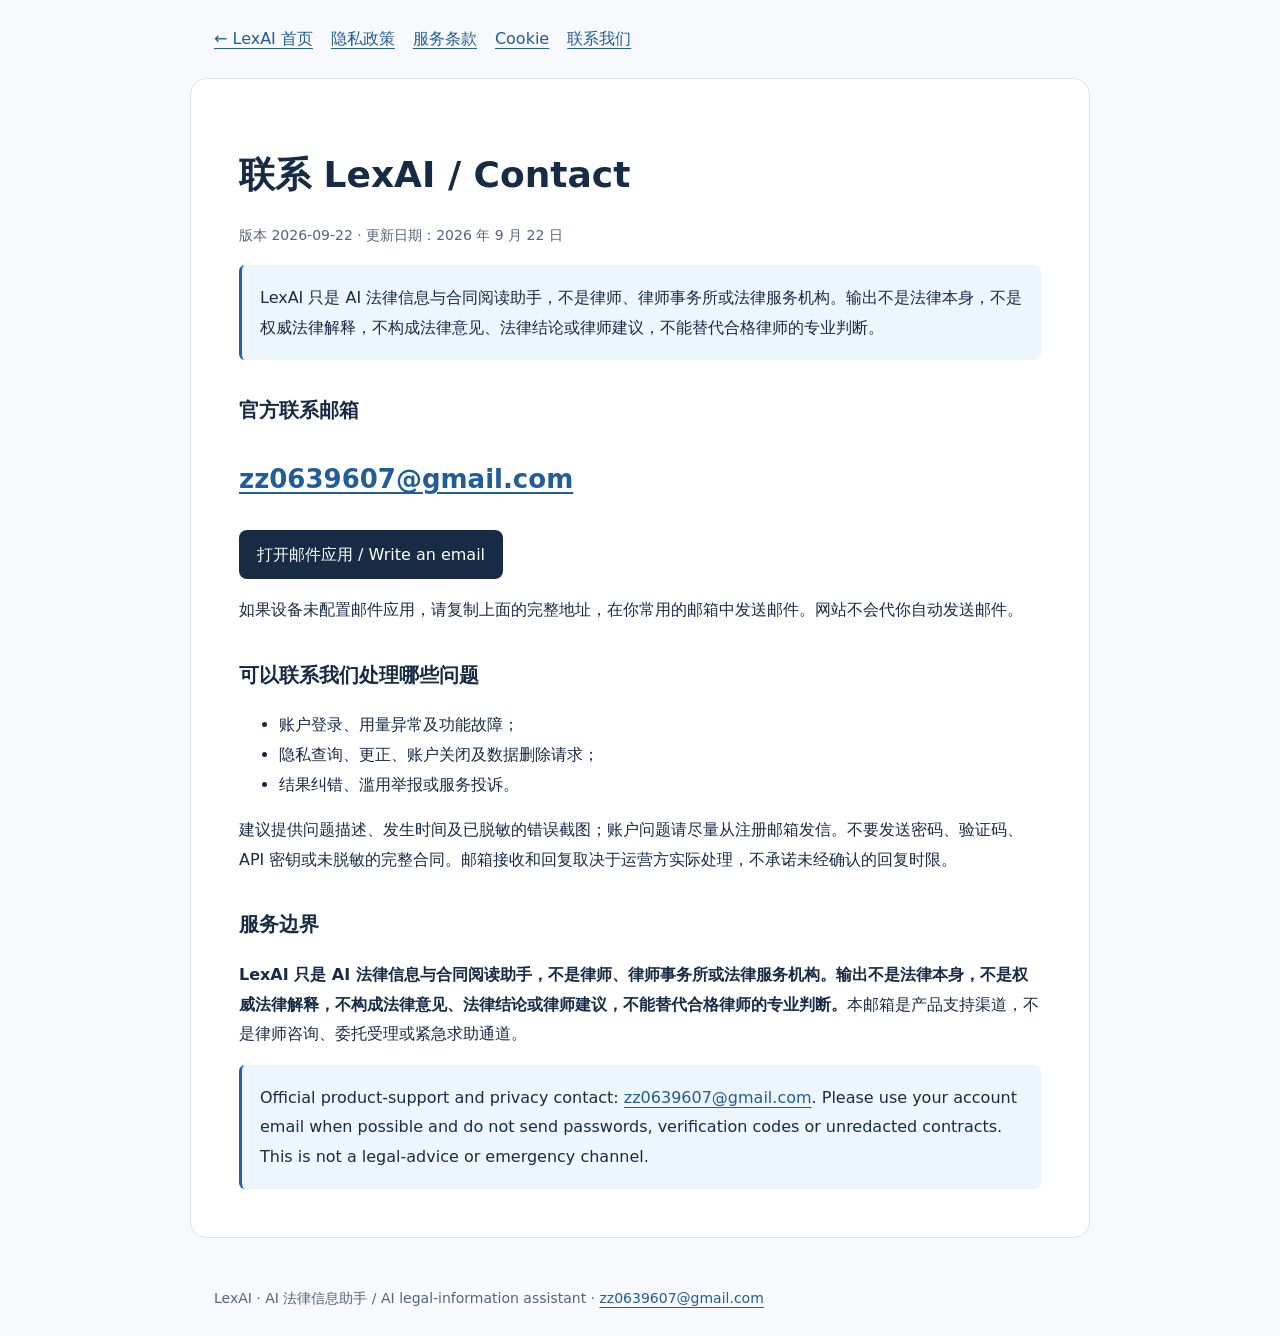
<file: frontend/contact.html>
<!doctype html><html lang="zh-CN"><head><meta charset="utf-8"><meta name="viewport" content="width=device-width,initial-scale=1"><meta name="referrer" content="no-referrer"><title>联系 LexAI / Contact — LexAI</title>
<style>*{box-sizing:border-box}body{margin:0;background:#f7f9fc;color:#172b45;font:16px/1.85 system-ui,"Microsoft YaHei",sans-serif}header,main,footer{max-width:900px;margin:auto;padding:24px}nav{display:flex;flex-wrap:wrap;gap:18px}a{color:#215d96;text-underline-offset:4px}main{background:white;border:1px solid #dce4ee;border-radius:16px;margin-bottom:24px;padding:clamp(22px,5vw,48px)}h1{font-size:clamp(25px,5vw,36px);line-height:1.35}h2{font-size:20px;margin-top:32px}p,li{overflow-wrap:anywhere}.notice,aside{padding:18px;background:#edf5ff;border-left:3px solid #2563a6;border-radius:6px}.meta,footer{color:#53657b;font-size:14px}.email{font-size:clamp(18px,4vw,26px);font-weight:600}.button{display:inline-block;background:#172b45;color:white;border-radius:8px;padding:10px 18px;text-decoration:none}:focus-visible{outline:3px solid #5795cd;outline-offset:4px}@media print{nav,.button{display:none}main{border:0;padding:0}}</style></head><body>
<header><nav aria-label="页面导航"><a href="/">← LexAI 首页</a><a href="privacy.html">隐私政策</a><a href="terms.html">服务条款</a><a href="cookies.html">Cookie</a><a href="contact.html">联系我们</a></nav></header>
<main><h1>联系 LexAI / Contact</h1><p class="meta">版本 2026-09-22 · 更新日期：2026 年 9 月 22 日</p><p class="notice">LexAI 只是 AI 法律信息与合同阅读助手，不是律师、律师事务所或法律服务机构。输出不是法律本身，不是权威法律解释，不构成法律意见、法律结论或律师建议，不能替代合格律师的专业判断。</p>
<h2>官方联系邮箱</h2><p class="email"><a href="mailto:zz0639607@gmail.com">zz0639607@gmail.com</a></p><p><a class="button" href="mailto:zz0639607@gmail.com?subject=LexAI%20Support">打开邮件应用 / Write an email</a></p><p>如果设备未配置邮件应用，请复制上面的完整地址，在你常用的邮箱中发送邮件。网站不会代你自动发送邮件。</p>
<h2>可以联系我们处理哪些问题</h2><ul><li>账户登录、用量异常及功能故障；</li><li>隐私查询、更正、账户关闭及数据删除请求；</li><li>结果纠错、滥用举报或服务投诉。</li></ul><p>建议提供问题描述、发生时间及已脱敏的错误截图；账户问题请尽量从注册邮箱发信。不要发送密码、验证码、API 密钥或未脱敏的完整合同。邮箱接收和回复取决于运营方实际处理，不承诺未经确认的回复时限。</p>
<h2>服务边界</h2><p><strong>LexAI 只是 AI 法律信息与合同阅读助手，不是律师、律师事务所或法律服务机构。输出不是法律本身，不是权威法律解释，不构成法律意见、法律结论或律师建议，不能替代合格律师的专业判断。</strong>本邮箱是产品支持渠道，不是律师咨询、委托受理或紧急求助通道。</p>
<aside lang="en">Official product-support and privacy contact: <a href="mailto:zz0639607@gmail.com">zz0639607@gmail.com</a>. Please use your account email when possible and do not send passwords, verification codes or unredacted contracts. This is not a legal-advice or emergency channel.</aside></main><footer>LexAI · AI 法律信息助手 / AI legal-information assistant · <a href="mailto:zz0639607@gmail.com">zz0639607@gmail.com</a></footer></body></html>
</file>
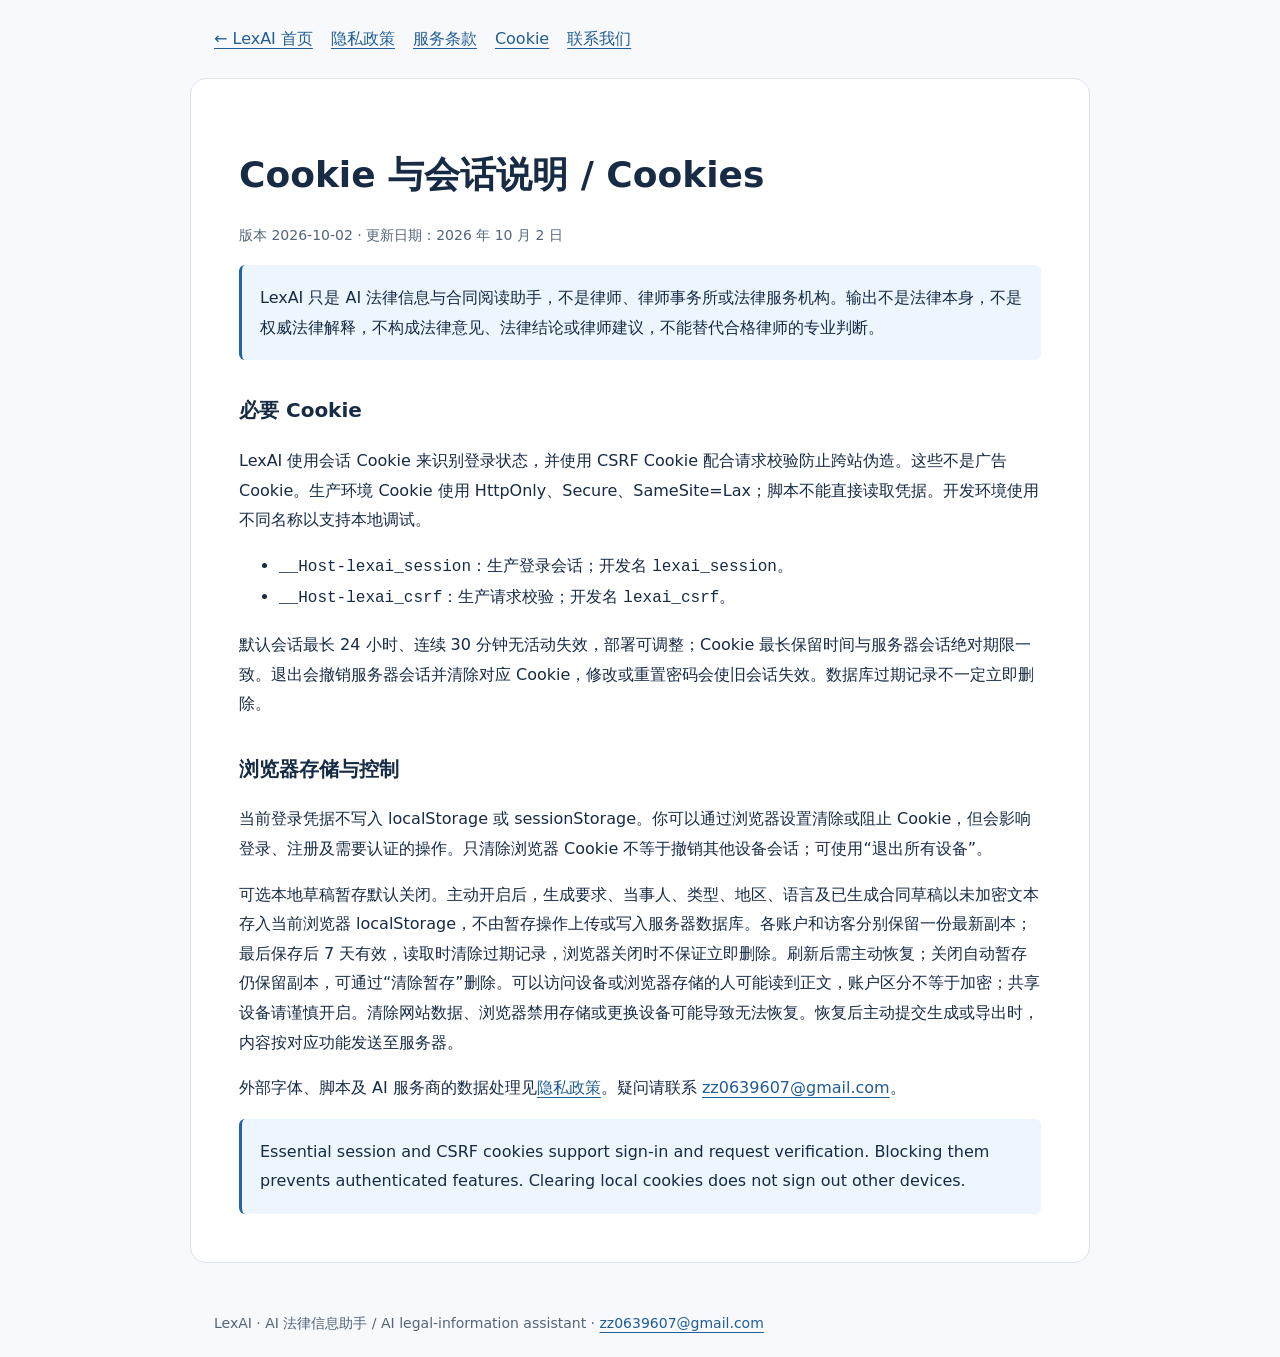
<file: frontend/cookies.html>
<!doctype html><html lang="zh-CN"><head><meta charset="utf-8"><meta name="viewport" content="width=device-width,initial-scale=1"><meta name="referrer" content="no-referrer"><title>Cookie 与会话说明 / Cookies — LexAI</title>
<style>*{box-sizing:border-box}body{margin:0;background:#f7f9fc;color:#172b45;font:16px/1.85 system-ui,"Microsoft YaHei",sans-serif}header,main,footer{max-width:900px;margin:auto;padding:24px}nav{display:flex;flex-wrap:wrap;gap:18px}a{color:#215d96;text-underline-offset:4px}main{background:white;border:1px solid #dce4ee;border-radius:16px;margin-bottom:24px;padding:clamp(22px,5vw,48px)}h1{font-size:clamp(25px,5vw,36px);line-height:1.35}h2{font-size:20px;margin-top:32px}p,li{overflow-wrap:anywhere}.notice,aside{padding:18px;background:#edf5ff;border-left:3px solid #2563a6;border-radius:6px}.meta,footer{color:#53657b;font-size:14px}.email{font-size:clamp(18px,4vw,26px);font-weight:600}.button{display:inline-block;background:#172b45;color:white;border-radius:8px;padding:10px 18px;text-decoration:none}:focus-visible{outline:3px solid #5795cd;outline-offset:4px}@media print{nav,.button{display:none}main{border:0;padding:0}}</style></head><body>
<header><nav aria-label="页面导航"><a href="/">← LexAI 首页</a><a href="privacy.html">隐私政策</a><a href="terms.html">服务条款</a><a href="cookies.html">Cookie</a><a href="contact.html">联系我们</a></nav></header>
<main><h1>Cookie 与会话说明 / Cookies</h1><p class="meta">版本 2026-10-02 · 更新日期：2026 年 10 月 2 日</p><p class="notice">LexAI 只是 AI 法律信息与合同阅读助手，不是律师、律师事务所或法律服务机构。输出不是法律本身，不是权威法律解释，不构成法律意见、法律结论或律师建议，不能替代合格律师的专业判断。</p>
<h2>必要 Cookie</h2><p>LexAI 使用会话 Cookie 来识别登录状态，并使用 CSRF Cookie 配合请求校验防止跨站伪造。这些不是广告 Cookie。生产环境 Cookie 使用 HttpOnly、Secure、SameSite=Lax；脚本不能直接读取凭据。开发环境使用不同名称以支持本地调试。</p><ul><li><code>__Host-lexai_session</code>：生产登录会话；开发名 <code>lexai_session</code>。</li><li><code>__Host-lexai_csrf</code>：生产请求校验；开发名 <code>lexai_csrf</code>。</li></ul><p>默认会话最长 24 小时、连续 30 分钟无活动失效，部署可调整；Cookie 最长保留时间与服务器会话绝对期限一致。退出会撤销服务器会话并清除对应 Cookie，修改或重置密码会使旧会话失效。数据库过期记录不一定立即删除。</p>
<h2>浏览器存储与控制</h2><p>当前登录凭据不写入 localStorage 或 sessionStorage。你可以通过浏览器设置清除或阻止 Cookie，但会影响登录、注册及需要认证的操作。只清除浏览器 Cookie 不等于撤销其他设备会话；可使用“退出所有设备”。</p><p>可选本地草稿暂存默认关闭。主动开启后，生成要求、当事人、类型、地区、语言及已生成合同草稿以未加密文本存入当前浏览器 localStorage，不由暂存操作上传或写入服务器数据库。各账户和访客分别保留一份最新副本；最后保存后 7 天有效，读取时清除过期记录，浏览器关闭时不保证立即删除。刷新后需主动恢复；关闭自动暂存仍保留副本，可通过“清除暂存”删除。可以访问设备或浏览器存储的人可能读到正文，账户区分不等于加密；共享设备请谨慎开启。清除网站数据、浏览器禁用存储或更换设备可能导致无法恢复。恢复后主动提交生成或导出时，内容按对应功能发送至服务器。</p><p>外部字体、脚本及 AI 服务商的数据处理见<a href="privacy.html">隐私政策</a>。疑问请联系 <a href="mailto:zz0639607@gmail.com">zz0639607@gmail.com</a>。</p>
<aside lang="en">Essential session and CSRF cookies support sign-in and request verification. Blocking them prevents authenticated features. Clearing local cookies does not sign out other devices.</aside></main><footer>LexAI · AI 法律信息助手 / AI legal-information assistant · <a href="mailto:zz0639607@gmail.com">zz0639607@gmail.com</a></footer></body></html>
</file>
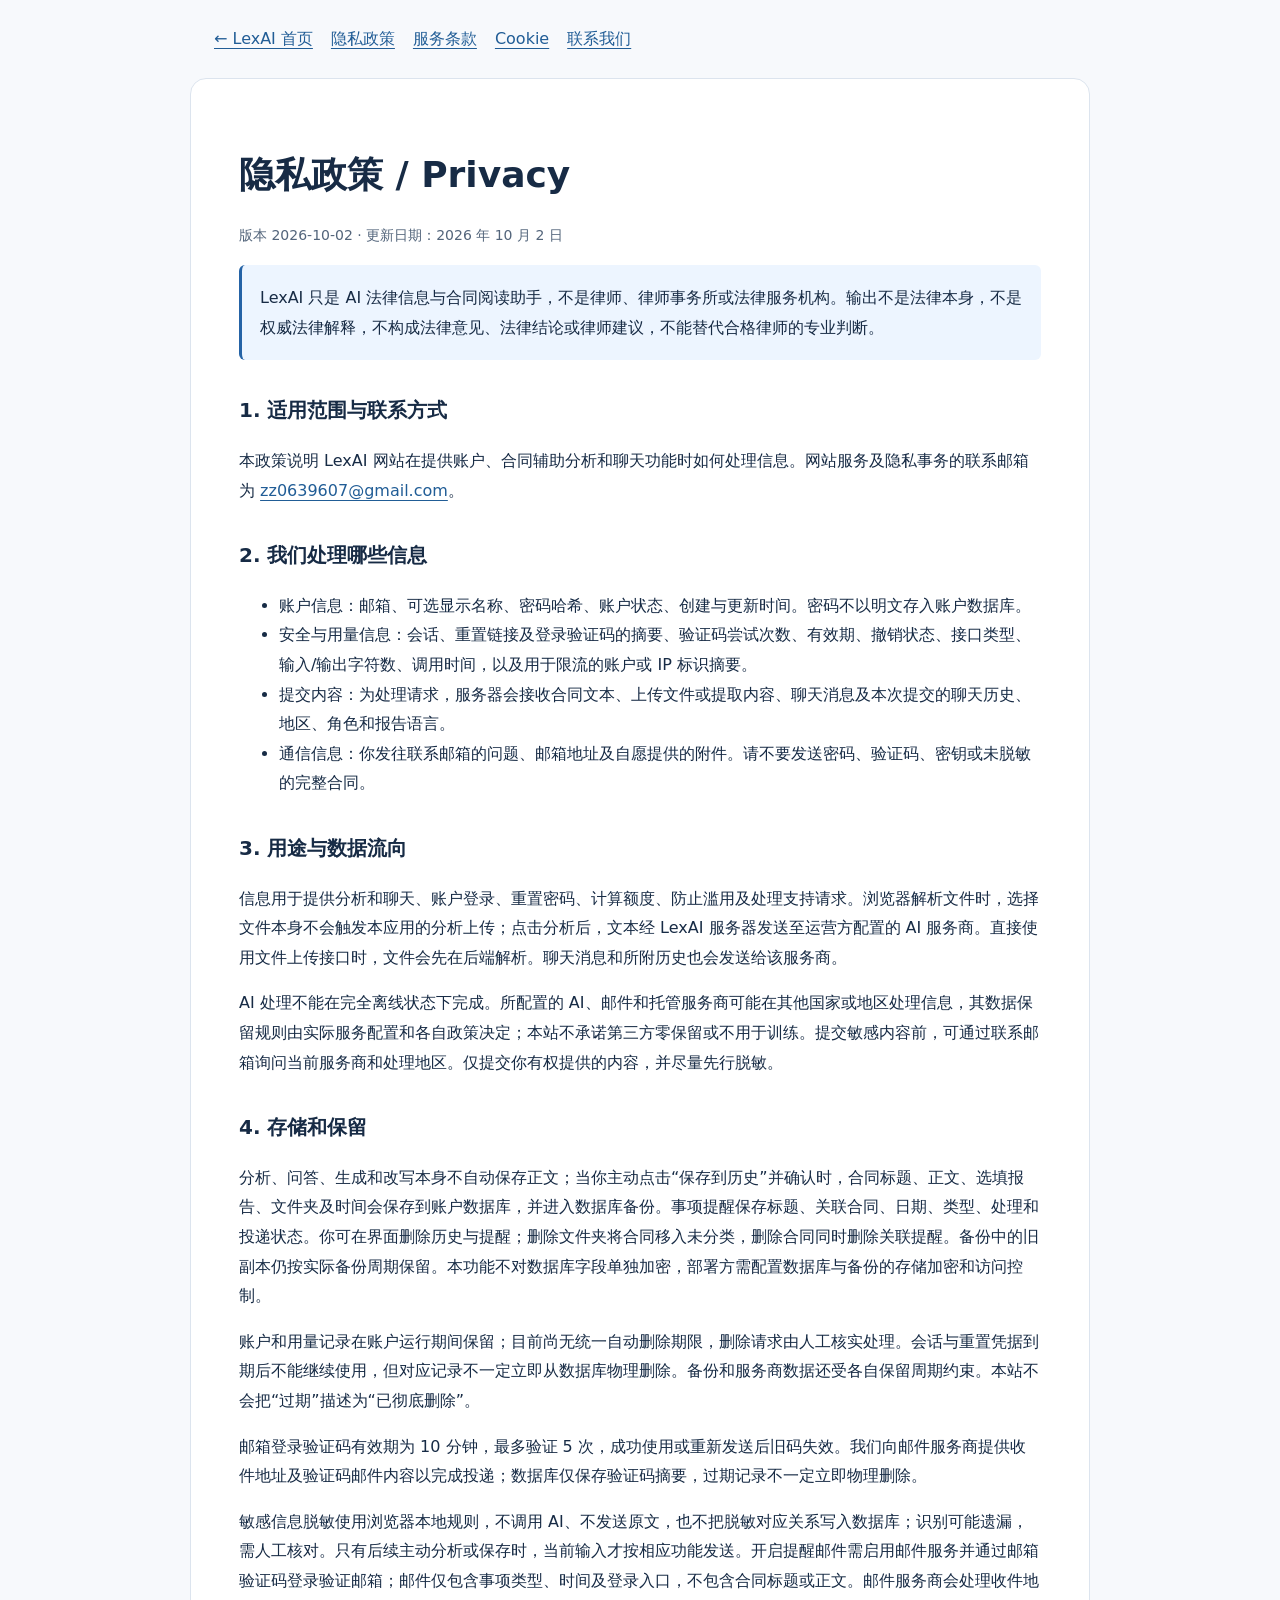
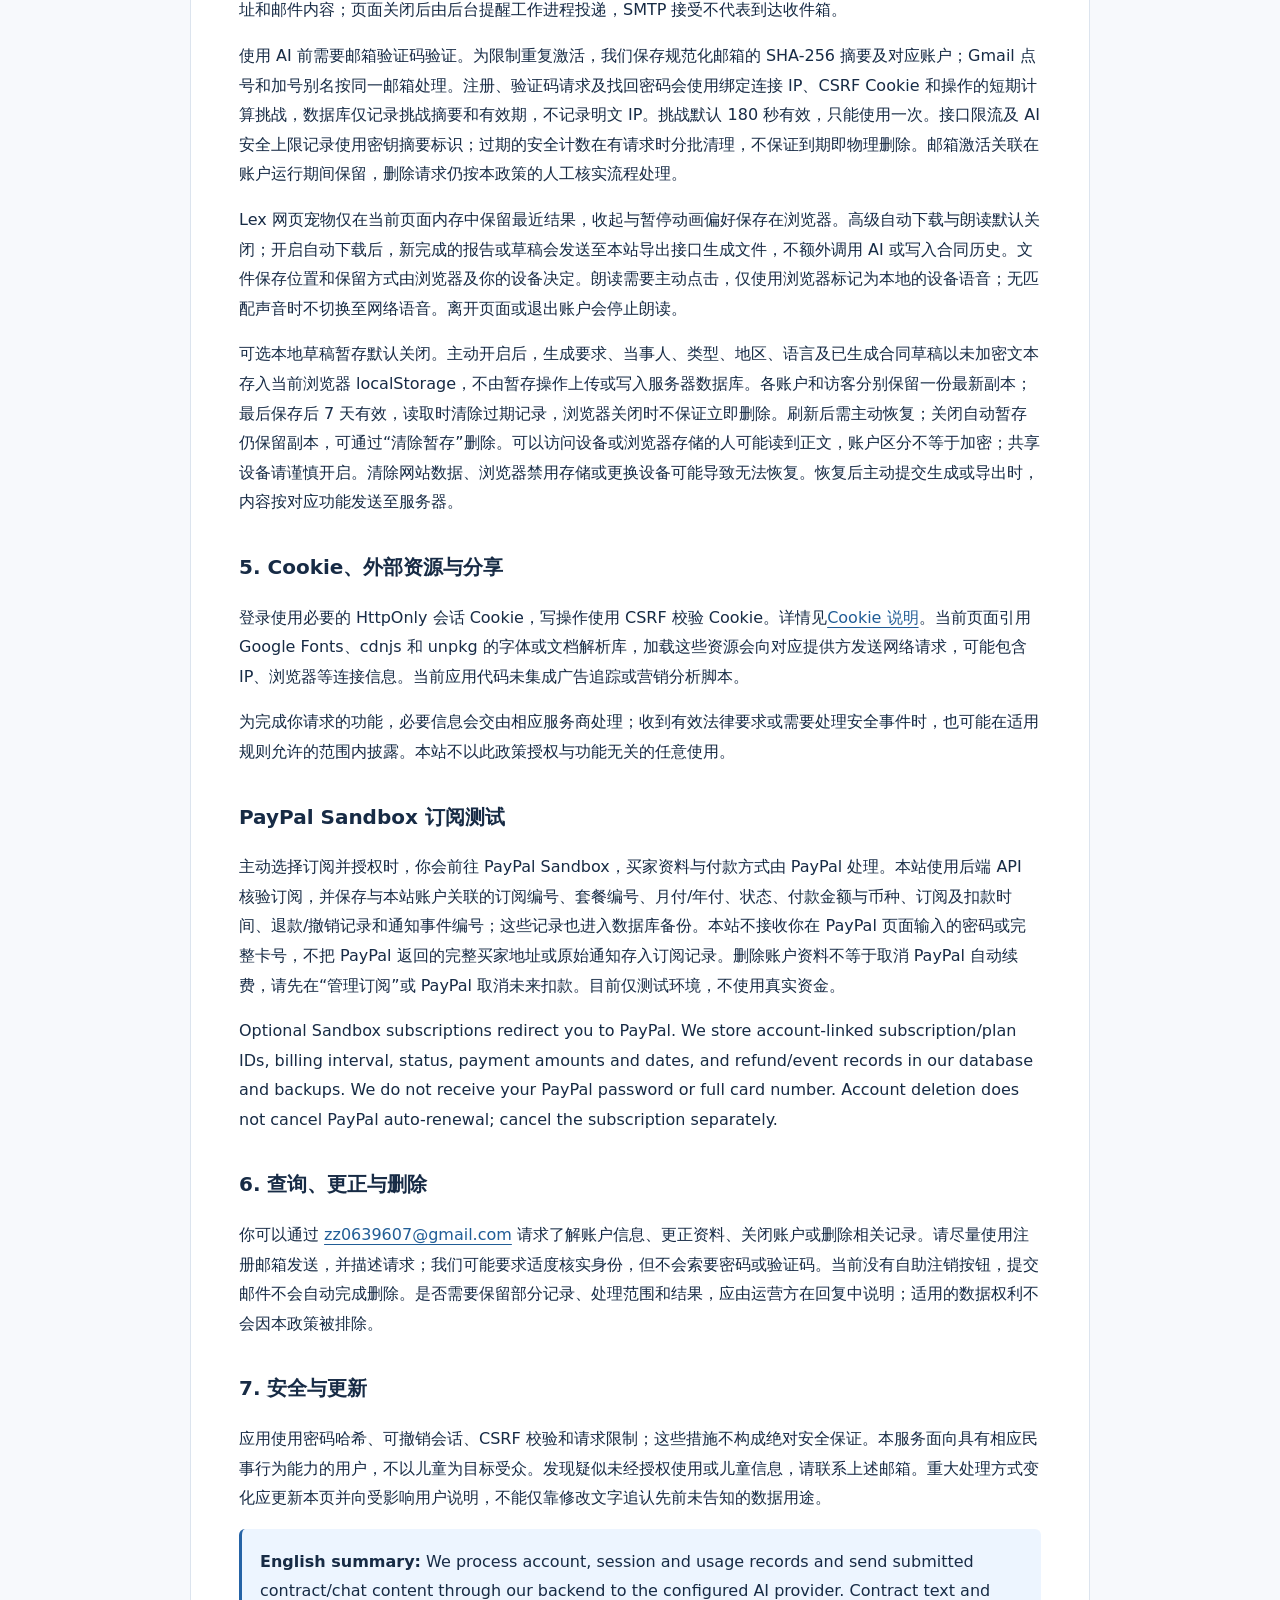
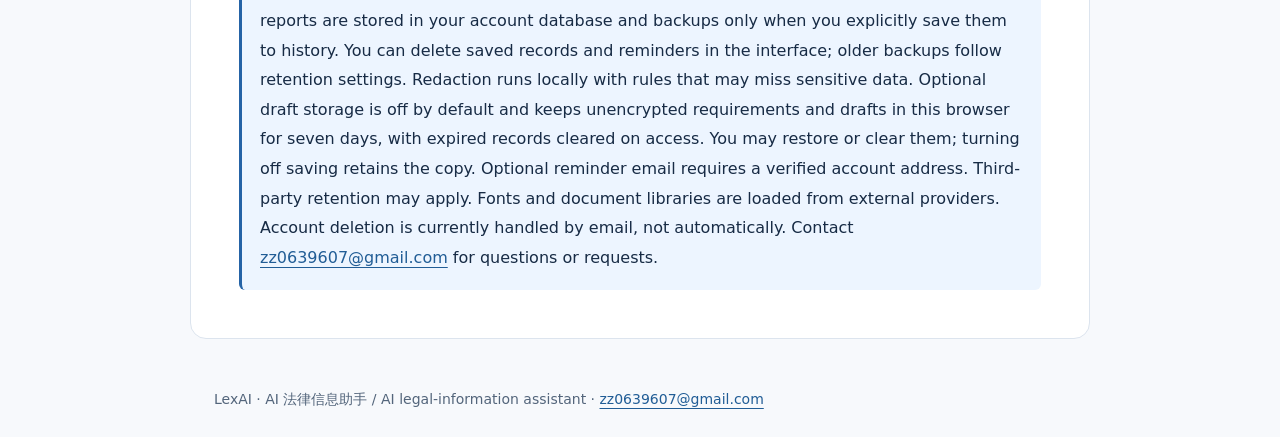
<file: frontend/privacy.html>
<!doctype html><html lang="zh-CN"><head><meta charset="utf-8"><meta name="viewport" content="width=device-width,initial-scale=1"><meta name="referrer" content="no-referrer"><title>隐私政策 / Privacy — LexAI</title>
<style>*{box-sizing:border-box}body{margin:0;background:#f7f9fc;color:#172b45;font:16px/1.85 system-ui,"Microsoft YaHei",sans-serif}header,main,footer{max-width:900px;margin:auto;padding:24px}nav{display:flex;flex-wrap:wrap;gap:18px}a{color:#215d96;text-underline-offset:4px}main{background:white;border:1px solid #dce4ee;border-radius:16px;margin-bottom:24px;padding:clamp(22px,5vw,48px)}h1{font-size:clamp(25px,5vw,36px);line-height:1.35}h2{font-size:20px;margin-top:32px}p,li{overflow-wrap:anywhere}.notice,aside{padding:18px;background:#edf5ff;border-left:3px solid #2563a6;border-radius:6px}.meta,footer{color:#53657b;font-size:14px}.email{font-size:clamp(18px,4vw,26px);font-weight:600}.button{display:inline-block;background:#172b45;color:white;border-radius:8px;padding:10px 18px;text-decoration:none}:focus-visible{outline:3px solid #5795cd;outline-offset:4px}@media print{nav,.button{display:none}main{border:0;padding:0}}</style></head><body>
<header><nav aria-label="页面导航"><a href="/">← LexAI 首页</a><a href="privacy.html">隐私政策</a><a href="terms.html">服务条款</a><a href="cookies.html">Cookie</a><a href="contact.html">联系我们</a></nav></header>
<main><h1>隐私政策 / Privacy</h1><p class="meta">版本 2026-10-02 · 更新日期：2026 年 10 月 2 日</p><p class="notice">LexAI 只是 AI 法律信息与合同阅读助手，不是律师、律师事务所或法律服务机构。输出不是法律本身，不是权威法律解释，不构成法律意见、法律结论或律师建议，不能替代合格律师的专业判断。</p>
<h2>1. 适用范围与联系方式</h2><p>本政策说明 LexAI 网站在提供账户、合同辅助分析和聊天功能时如何处理信息。网站服务及隐私事务的联系邮箱为 <a href="mailto:zz0639607@gmail.com">zz0639607@gmail.com</a>。</p>
<h2>2. 我们处理哪些信息</h2><ul><li>账户信息：邮箱、可选显示名称、密码哈希、账户状态、创建与更新时间。密码不以明文存入账户数据库。</li><li>安全与用量信息：会话、重置链接及登录验证码的摘要、验证码尝试次数、有效期、撤销状态、接口类型、输入/输出字符数、调用时间，以及用于限流的账户或 IP 标识摘要。</li><li>提交内容：为处理请求，服务器会接收合同文本、上传文件或提取内容、聊天消息及本次提交的聊天历史、地区、角色和报告语言。</li><li>通信信息：你发往联系邮箱的问题、邮箱地址及自愿提供的附件。请不要发送密码、验证码、密钥或未脱敏的完整合同。</li></ul>
<h2>3. 用途与数据流向</h2><p>信息用于提供分析和聊天、账户登录、重置密码、计算额度、防止滥用及处理支持请求。浏览器解析文件时，选择文件本身不会触发本应用的分析上传；点击分析后，文本经 LexAI 服务器发送至运营方配置的 AI 服务商。直接使用文件上传接口时，文件会先在后端解析。聊天消息和所附历史也会发送给该服务商。</p><p>AI 处理不能在完全离线状态下完成。所配置的 AI、邮件和托管服务商可能在其他国家或地区处理信息，其数据保留规则由实际服务配置和各自政策决定；本站不承诺第三方零保留或不用于训练。提交敏感内容前，可通过联系邮箱询问当前服务商和处理地区。仅提交你有权提供的内容，并尽量先行脱敏。</p>
<h2>4. 存储和保留</h2><p>分析、问答、生成和改写本身不自动保存正文；当你主动点击“保存到历史”并确认时，合同标题、正文、选填报告、文件夹及时间会保存到账户数据库，并进入数据库备份。事项提醒保存标题、关联合同、日期、类型、处理和投递状态。你可在界面删除历史与提醒；删除文件夹将合同移入未分类，删除合同同时删除关联提醒。备份中的旧副本仍按实际备份周期保留。本功能不对数据库字段单独加密，部署方需配置数据库与备份的存储加密和访问控制。</p><p>账户和用量记录在账户运行期间保留；目前尚无统一自动删除期限，删除请求由人工核实处理。会话与重置凭据到期后不能继续使用，但对应记录不一定立即从数据库物理删除。备份和服务商数据还受各自保留周期约束。本站不会把“过期”描述为“已彻底删除”。</p>
<p>邮箱登录验证码有效期为 10 分钟，最多验证 5 次，成功使用或重新发送后旧码失效。我们向邮件服务商提供收件地址及验证码邮件内容以完成投递；数据库仅保存验证码摘要，过期记录不一定立即物理删除。</p><p>敏感信息脱敏使用浏览器本地规则，不调用 AI、不发送原文，也不把脱敏对应关系写入数据库；识别可能遗漏，需人工核对。只有后续主动分析或保存时，当前输入才按相应功能发送。开启提醒邮件需启用邮件服务并通过邮箱验证码登录验证邮箱；邮件仅包含事项类型、时间及登录入口，不包含合同标题或正文。邮件服务商会处理收件地址和邮件内容；页面关闭后由后台提醒工作进程投递，SMTP 接受不代表到达收件箱。</p><p>使用 AI 前需要邮箱验证码验证。为限制重复激活，我们保存规范化邮箱的 SHA-256 摘要及对应账户；Gmail 点号和加号别名按同一邮箱处理。注册、验证码请求及找回密码会使用绑定连接 IP、CSRF Cookie 和操作的短期计算挑战，数据库仅记录挑战摘要和有效期，不记录明文 IP。挑战默认 180 秒有效，只能使用一次。接口限流及 AI 安全上限记录使用密钥摘要标识；过期的安全计数在有请求时分批清理，不保证到期即物理删除。邮箱激活关联在账户运行期间保留，删除请求仍按本政策的人工核实流程处理。</p><p>Lex 网页宠物仅在当前页面内存中保留最近结果，收起与暂停动画偏好保存在浏览器。高级自动下载与朗读默认关闭；开启自动下载后，新完成的报告或草稿会发送至本站导出接口生成文件，不额外调用 AI 或写入合同历史。文件保存位置和保留方式由浏览器及你的设备决定。朗读需要主动点击，仅使用浏览器标记为本地的设备语音；无匹配声音时不切换至网络语音。离开页面或退出账户会停止朗读。</p><p>可选本地草稿暂存默认关闭。主动开启后，生成要求、当事人、类型、地区、语言及已生成合同草稿以未加密文本存入当前浏览器 localStorage，不由暂存操作上传或写入服务器数据库。各账户和访客分别保留一份最新副本；最后保存后 7 天有效，读取时清除过期记录，浏览器关闭时不保证立即删除。刷新后需主动恢复；关闭自动暂存仍保留副本，可通过“清除暂存”删除。可以访问设备或浏览器存储的人可能读到正文，账户区分不等于加密；共享设备请谨慎开启。清除网站数据、浏览器禁用存储或更换设备可能导致无法恢复。恢复后主动提交生成或导出时，内容按对应功能发送至服务器。</p><h2>5. Cookie、外部资源与分享</h2><p>登录使用必要的 HttpOnly 会话 Cookie，写操作使用 CSRF 校验 Cookie。详情见<a href="cookies.html">Cookie 说明</a>。当前页面引用 Google Fonts、cdnjs 和 unpkg 的字体或文档解析库，加载这些资源会向对应提供方发送网络请求，可能包含 IP、浏览器等连接信息。当前应用代码未集成广告追踪或营销分析脚本。</p><p>为完成你请求的功能，必要信息会交由相应服务商处理；收到有效法律要求或需要处理安全事件时，也可能在适用规则允许的范围内披露。本站不以此政策授权与功能无关的任意使用。</p>
<h2>PayPal Sandbox 订阅测试</h2><p>主动选择订阅并授权时，你会前往 PayPal Sandbox，买家资料与付款方式由 PayPal 处理。本站使用后端 API 核验订阅，并保存与本站账户关联的订阅编号、套餐编号、月付/年付、状态、付款金额与币种、订阅及扣款时间、退款/撤销记录和通知事件编号；这些记录也进入数据库备份。本站不接收你在 PayPal 页面输入的密码或完整卡号，不把 PayPal 返回的完整买家地址或原始通知存入订阅记录。删除账户资料不等于取消 PayPal 自动续费，请先在“管理订阅”或 PayPal 取消未来扣款。目前仅测试环境，不使用真实资金。</p><p lang="en">Optional Sandbox subscriptions redirect you to PayPal. We store account-linked subscription/plan IDs, billing interval, status, payment amounts and dates, and refund/event records in our database and backups. We do not receive your PayPal password or full card number. Account deletion does not cancel PayPal auto-renewal; cancel the subscription separately.</p>
<h2>6. 查询、更正与删除</h2><p>你可以通过 <a href="mailto:zz0639607@gmail.com">zz0639607@gmail.com</a> 请求了解账户信息、更正资料、关闭账户或删除相关记录。请尽量使用注册邮箱发送，并描述请求；我们可能要求适度核实身份，但不会索要密码或验证码。当前没有自助注销按钮，提交邮件不会自动完成删除。是否需要保留部分记录、处理范围和结果，应由运营方在回复中说明；适用的数据权利不会因本政策被排除。</p>
<h2>7. 安全与更新</h2><p>应用使用密码哈希、可撤销会话、CSRF 校验和请求限制；这些措施不构成绝对安全保证。本服务面向具有相应民事行为能力的用户，不以儿童为目标受众。发现疑似未经授权使用或儿童信息，请联系上述邮箱。重大处理方式变化应更新本页并向受影响用户说明，不能仅靠修改文字追认先前未告知的数据用途。</p>
<aside lang="en"><strong>English summary:</strong> We process account, session and usage records and send submitted contract/chat content through our backend to the configured AI provider. Contract text and reports are stored in your account database and backups only when you explicitly save them to history. You can delete saved records and reminders in the interface; older backups follow retention settings. Redaction runs locally with rules that may miss sensitive data. Optional draft storage is off by default and keeps unencrypted requirements and drafts in this browser for seven days, with expired records cleared on access. You may restore or clear them; turning off saving retains the copy. Optional reminder email requires a verified account address. Third-party retention may apply. Fonts and document libraries are loaded from external providers. Account deletion is currently handled by email, not automatically. Contact <a href="mailto:zz0639607@gmail.com">zz0639607@gmail.com</a> for questions or requests.</aside></main><footer>LexAI · AI 法律信息助手 / AI legal-information assistant · <a href="mailto:zz0639607@gmail.com">zz0639607@gmail.com</a></footer></body></html>
</file>
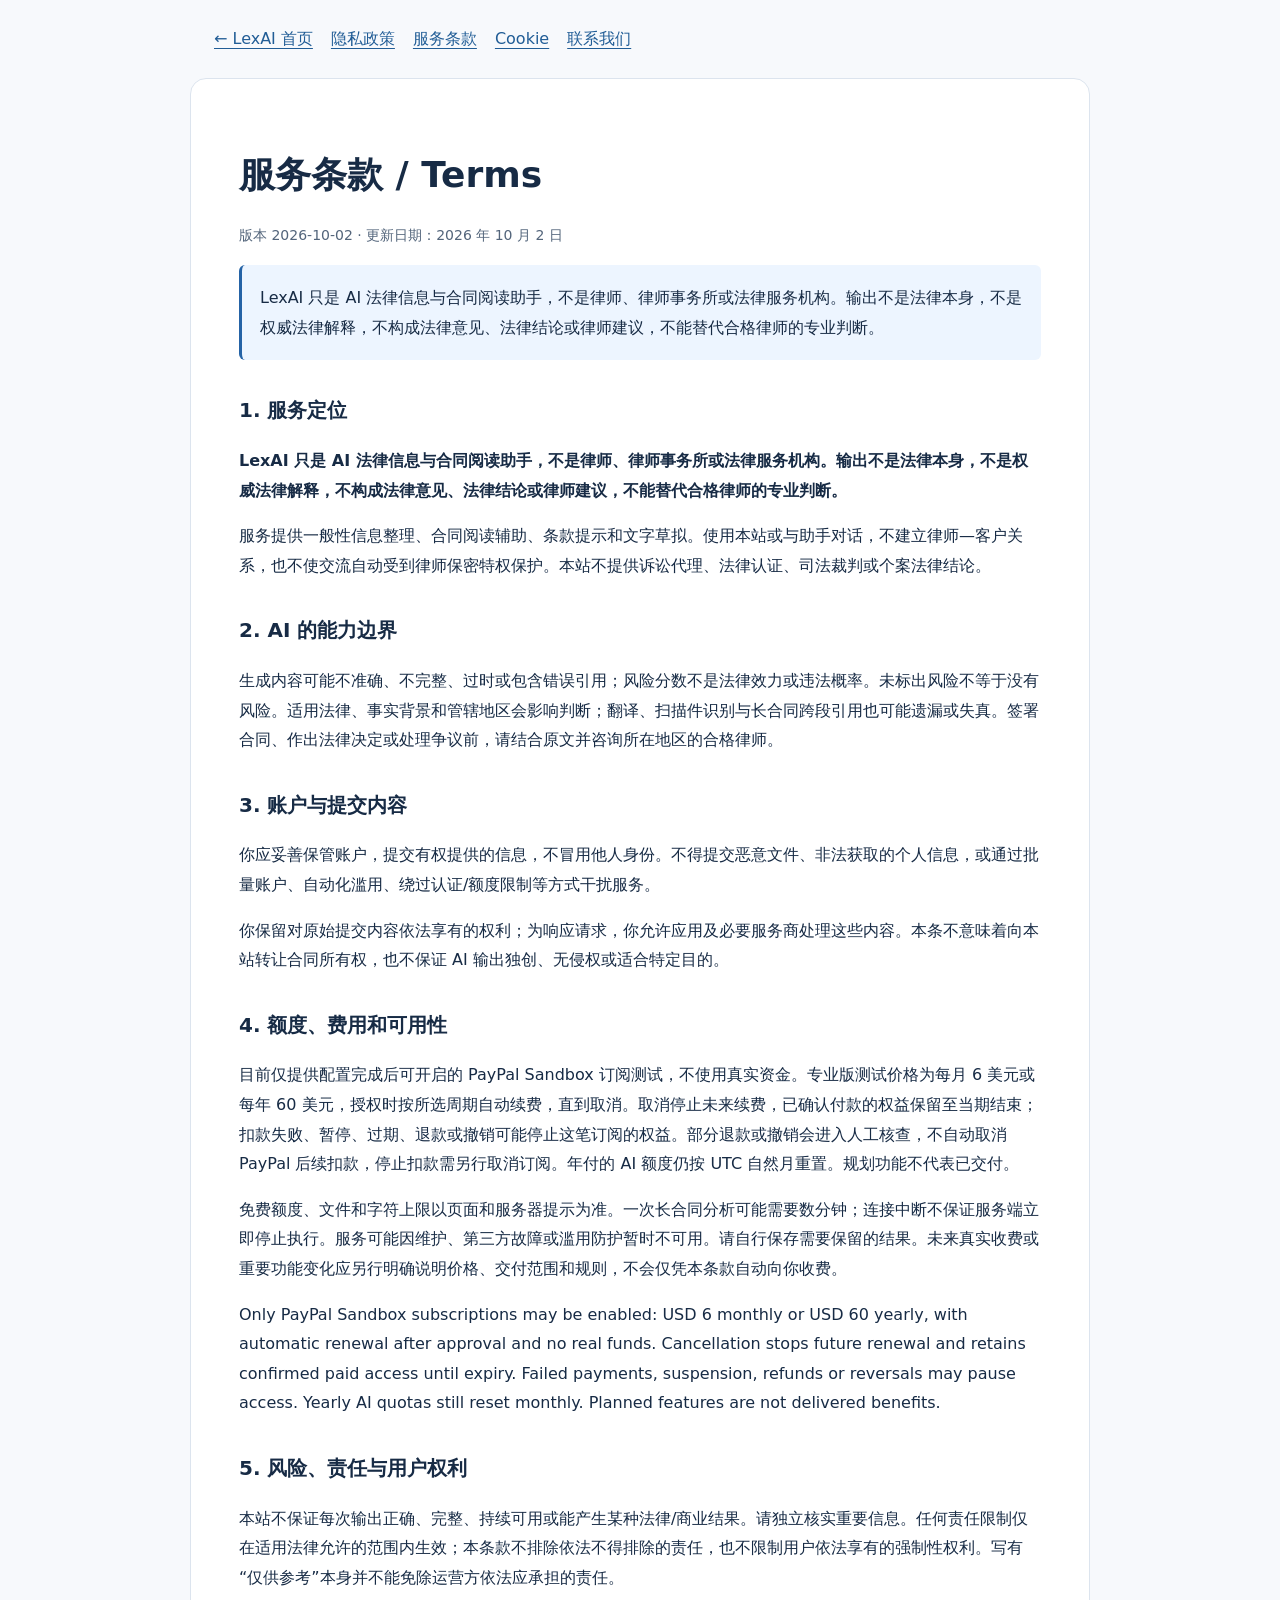
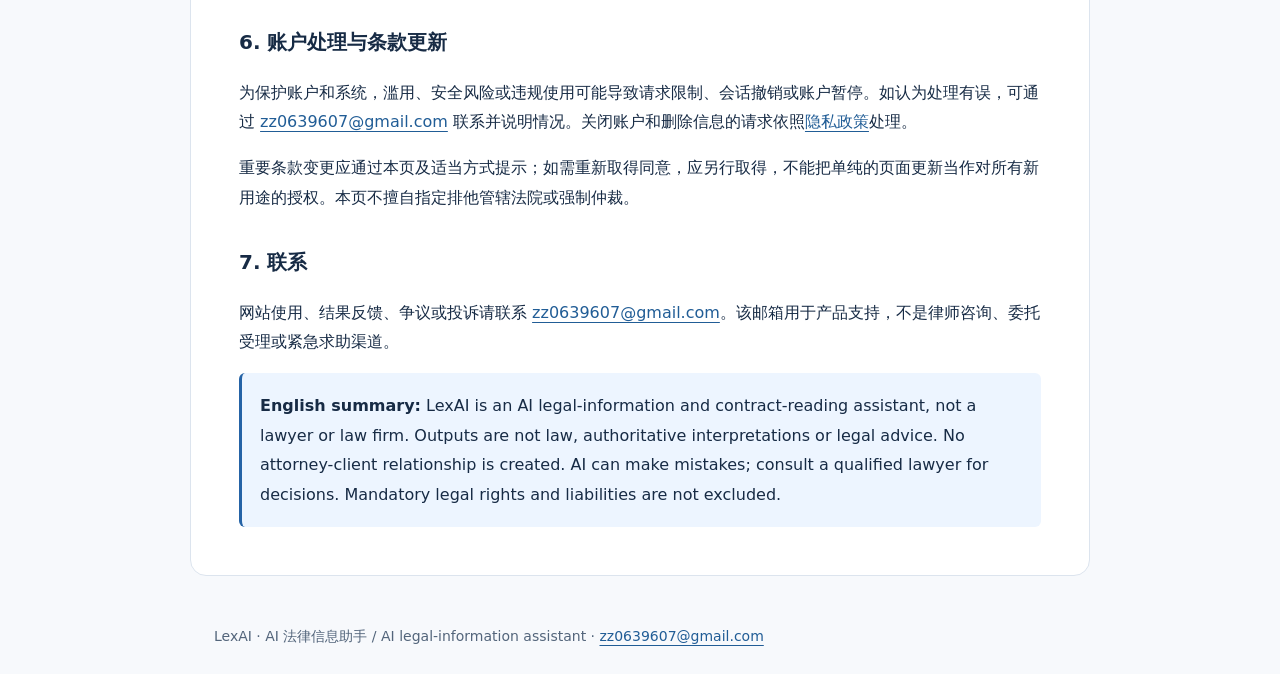
<file: frontend/terms.html>
<!doctype html><html lang="zh-CN"><head><meta charset="utf-8"><meta name="viewport" content="width=device-width,initial-scale=1"><meta name="referrer" content="no-referrer"><title>服务条款 / Terms — LexAI</title>
<style>*{box-sizing:border-box}body{margin:0;background:#f7f9fc;color:#172b45;font:16px/1.85 system-ui,"Microsoft YaHei",sans-serif}header,main,footer{max-width:900px;margin:auto;padding:24px}nav{display:flex;flex-wrap:wrap;gap:18px}a{color:#215d96;text-underline-offset:4px}main{background:white;border:1px solid #dce4ee;border-radius:16px;margin-bottom:24px;padding:clamp(22px,5vw,48px)}h1{font-size:clamp(25px,5vw,36px);line-height:1.35}h2{font-size:20px;margin-top:32px}p,li{overflow-wrap:anywhere}.notice,aside{padding:18px;background:#edf5ff;border-left:3px solid #2563a6;border-radius:6px}.meta,footer{color:#53657b;font-size:14px}.email{font-size:clamp(18px,4vw,26px);font-weight:600}.button{display:inline-block;background:#172b45;color:white;border-radius:8px;padding:10px 18px;text-decoration:none}:focus-visible{outline:3px solid #5795cd;outline-offset:4px}@media print{nav,.button{display:none}main{border:0;padding:0}}</style></head><body>
<header><nav aria-label="页面导航"><a href="/">← LexAI 首页</a><a href="privacy.html">隐私政策</a><a href="terms.html">服务条款</a><a href="cookies.html">Cookie</a><a href="contact.html">联系我们</a></nav></header>
<main><h1>服务条款 / Terms</h1><p class="meta">版本 2026-10-02 · 更新日期：2026 年 10 月 2 日</p><p class="notice">LexAI 只是 AI 法律信息与合同阅读助手，不是律师、律师事务所或法律服务机构。输出不是法律本身，不是权威法律解释，不构成法律意见、法律结论或律师建议，不能替代合格律师的专业判断。</p>
<h2>1. 服务定位</h2><p><strong>LexAI 只是 AI 法律信息与合同阅读助手，不是律师、律师事务所或法律服务机构。输出不是法律本身，不是权威法律解释，不构成法律意见、法律结论或律师建议，不能替代合格律师的专业判断。</strong></p><p>服务提供一般性信息整理、合同阅读辅助、条款提示和文字草拟。使用本站或与助手对话，不建立律师—客户关系，也不使交流自动受到律师保密特权保护。本站不提供诉讼代理、法律认证、司法裁判或个案法律结论。</p>
<h2>2. AI 的能力边界</h2><p>生成内容可能不准确、不完整、过时或包含错误引用；风险分数不是法律效力或违法概率。未标出风险不等于没有风险。适用法律、事实背景和管辖地区会影响判断；翻译、扫描件识别与长合同跨段引用也可能遗漏或失真。签署合同、作出法律决定或处理争议前，请结合原文并咨询所在地区的合格律师。</p>
<h2>3. 账户与提交内容</h2><p>你应妥善保管账户，提交有权提供的信息，不冒用他人身份。不得提交恶意文件、非法获取的个人信息，或通过批量账户、自动化滥用、绕过认证/额度限制等方式干扰服务。</p><p>你保留对原始提交内容依法享有的权利；为响应请求，你允许应用及必要服务商处理这些内容。本条不意味着向本站转让合同所有权，也不保证 AI 输出独创、无侵权或适合特定目的。</p>
<h2>4. 额度、费用和可用性</h2><p>目前仅提供配置完成后可开启的 PayPal Sandbox 订阅测试，不使用真实资金。专业版测试价格为每月 6 美元或每年 60 美元，授权时按所选周期自动续费，直到取消。取消停止未来续费，已确认付款的权益保留至当期结束；扣款失败、暂停、过期、退款或撤销可能停止这笔订阅的权益。部分退款或撤销会进入人工核查，不自动取消 PayPal 后续扣款，停止扣款需另行取消订阅。年付的 AI 额度仍按 UTC 自然月重置。规划功能不代表已交付。</p><p>免费额度、文件和字符上限以页面和服务器提示为准。一次长合同分析可能需要数分钟；连接中断不保证服务端立即停止执行。服务可能因维护、第三方故障或滥用防护暂时不可用。请自行保存需要保留的结果。未来真实收费或重要功能变化应另行明确说明价格、交付范围和规则，不会仅凭本条款自动向你收费。</p><p lang="en">Only PayPal Sandbox subscriptions may be enabled: USD 6 monthly or USD 60 yearly, with automatic renewal after approval and no real funds. Cancellation stops future renewal and retains confirmed paid access until expiry. Failed payments, suspension, refunds or reversals may pause access. Yearly AI quotas still reset monthly. Planned features are not delivered benefits.</p>
<h2>5. 风险、责任与用户权利</h2><p>本站不保证每次输出正确、完整、持续可用或能产生某种法律/商业结果。请独立核实重要信息。任何责任限制仅在适用法律允许的范围内生效；本条款不排除依法不得排除的责任，也不限制用户依法享有的强制性权利。写有“仅供参考”本身并不能免除运营方依法应承担的责任。</p>
<h2>6. 账户处理与条款更新</h2><p>为保护账户和系统，滥用、安全风险或违规使用可能导致请求限制、会话撤销或账户暂停。如认为处理有误，可通过 <a href="mailto:zz0639607@gmail.com">zz0639607@gmail.com</a> 联系并说明情况。关闭账户和删除信息的请求依照<a href="privacy.html">隐私政策</a>处理。</p><p>重要条款变更应通过本页及适当方式提示；如需重新取得同意，应另行取得，不能把单纯的页面更新当作对所有新用途的授权。本页不擅自指定排他管辖法院或强制仲裁。</p>
<h2>7. 联系</h2><p>网站使用、结果反馈、争议或投诉请联系 <a href="mailto:zz0639607@gmail.com">zz0639607@gmail.com</a>。该邮箱用于产品支持，不是律师咨询、委托受理或紧急求助渠道。</p>
<aside lang="en"><strong>English summary:</strong> LexAI is an AI legal-information and contract-reading assistant, not a lawyer or law firm. Outputs are not law, authoritative interpretations or legal advice. No attorney-client relationship is created. AI can make mistakes; consult a qualified lawyer for decisions. Mandatory legal rights and liabilities are not excluded.</aside></main><footer>LexAI · AI 法律信息助手 / AI legal-information assistant · <a href="mailto:zz0639607@gmail.com">zz0639607@gmail.com</a></footer></body></html>
</file>
